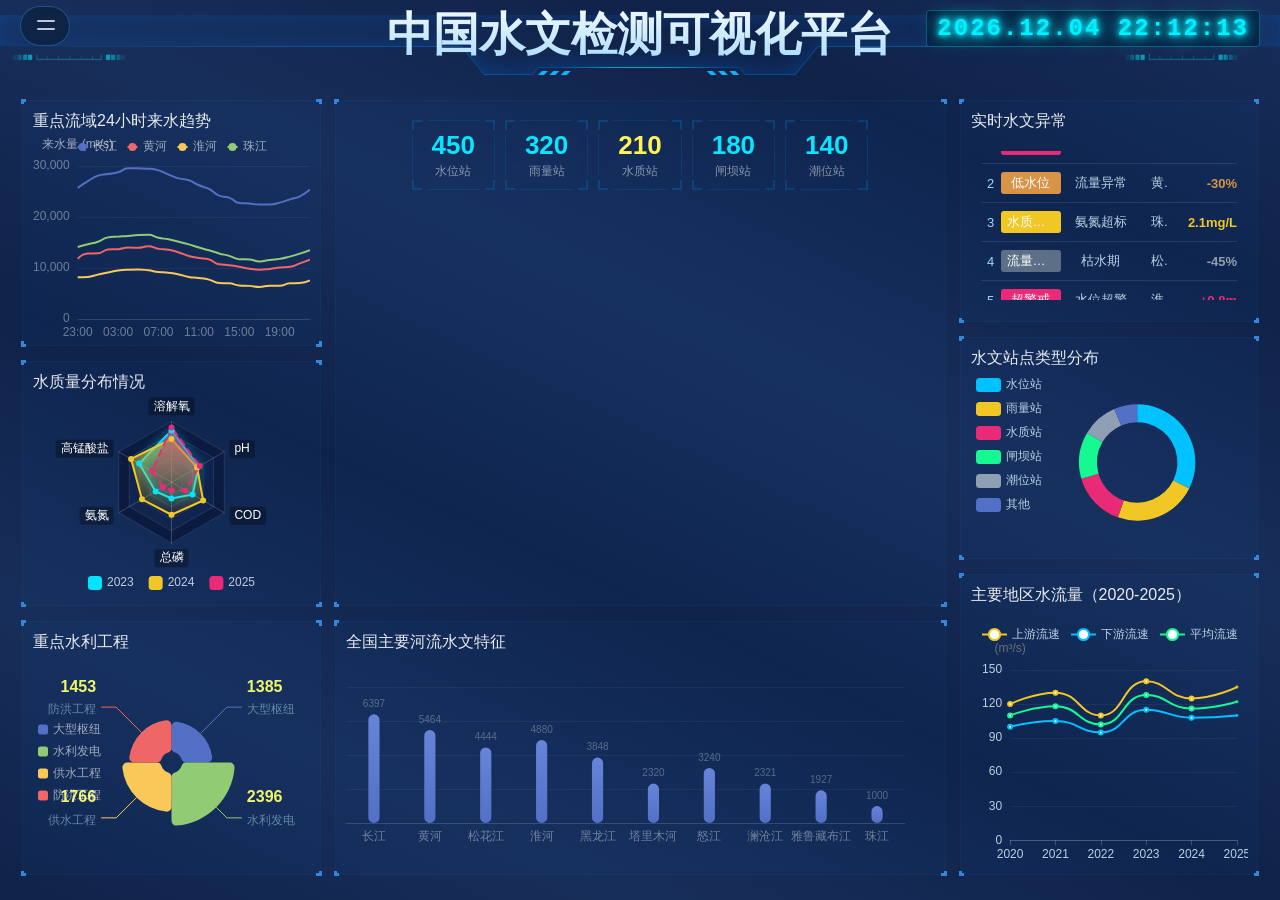
<file: src/main/resources/static/index/index.html>
﻿<!doctype html>
<html>

<head>
    <meta charset="utf-8">
    <meta content="width=device-width, initial-scale=1, maximum-scale=1.2, user-scalable=no" name="viewport">
    <meta http-equiv="X-UA-Compatible" content="IE=edge" />
    <title>中国水文检测可视化平台</title>


    <link rel="stylesheet" href="css/style.css">
</head>
<body>
<!--            <div class="videobg style1">-->
<!--                <video id="video" src="images/2.mp4" style="width: 100%; height:100%;" autoplay=""-->
<!--                       muted="" loop=""></video>-->
<!--            </div>-->

<div class="head">
    <h1>中国水文检测可视化平台</h1>
    <!-- Top-left collapsible nav (horizontal) -->
    <div class="dash-nav" aria-label="Dashboard navigation">
        <input id="dashNavToggle" type="checkbox" />
        <span></span>
        <span></span>

        <ul>
            <li><a href="../waterproject/waterproject.html" data-title="重点水利工程" title="重点水利工程" aria-label="重点水利工程"><span class="nav-icon">🏗️</span><span class="nav-text">重点水利工程</span></a></li>
            <li><a href="../waterlevel/waterlevel.html" data-title="动态水位监测" title="动态水位监测" aria-label="动态水位监测"><span class="nav-icon">🌊</span><span class="nav-text">动态水位监测</span></a></li>
            <li><a href="../prediction/prediction.html" data-title="水质水位预测" title="水质水位预测" aria-label="水质水位预测"><span class="nav-icon">🤖</span><span class="nav-text">水质水位预测</span></a></li>
            <li><a href="../floodcontrol/Flood_Control_And_Drought_Relief.html" data-title="防汛抗旱" title="防汛抗旱" aria-label="防汛抗旱"><span class="nav-icon">🛡️</span><span class="nav-text">防汛抗旱</span></a></li>
        </ul>
    </div>

    <div class="time" id="time">2024.12.12 12:00:00</div>
</div>
<div class="mainbox">
    <div id="map_container"></div>
    <ul class="clearfix" style="height: 100%;">
        <li>
            <div class="boxall " style="height: calc(33% - 15px)">
                <div class="tit01">
                    重点流域24小时来水趋势

                </div>
                <div class="boxnav" id="echarts1"></div>
                <div class="boxfoot"></div>
            </div>
            <div class="boxall " style="height: calc(33% - 15px);">
                <div class="tit01">水质量分布情况</div>
                <div class="boxnav" id="leida"></div>
                <div class="boxfoot"></div>
            </div>
            <div class="boxall " style="height: calc(34% - 15px);">
                <div class="tit01">重点水利工程</div>
                <div class="boxnav" id="echarts3"></div>
                <div class="boxfoot"></div>
            </div>
        </li>
        <li>
            <div class="boxall " style="height: calc(66% - 15px); padding: 0;">
                <div class="boxnav" id="map" style="height: 100%"></div>
                <div class="boxfoot"></div>
            </div>

            <div class="boxall " style="height: calc(34% - 15px);">
                <div class="tit01">全国主要河流水文特征</div>
                <div class="boxnav" id="echarts4"></div>
                <div class="boxfoot"></div>
            </div>
        </li>
        <!-- 右侧（三个水文模块） -->
        <li>
            <!-- 1. 实时水文异常TOP5 -->
            <div class="boxall" style="height: calc(30% - 15px);">
                <div class="tit01">实时水文异常</div>
                <div class="boxnav" style="padding: 15px 10px; overflow: hidden;">
                    <div id="anomaly-scroll" class="anomaly-scroll">
                        <ul class="top5-ul" id="anomaly-list">
                            <!-- 动态填充或静态示例 -->
                            <li>
                                <span>1</span>
                                <span class="badge badge-red">↑超警戒</span>
                                <span>水位超警</span>
                                <span>长江汉口站</span>
                                <span class="text-red">+1.52m</span>
                            </li>
                            <li>
                                <span>2</span>
                                <span class="badge badge-orange">低水位</span>
                                <span>流量异常</span>
                                <span>黄河下游</span>
                                <span class="text-orange">-30%</span>
                            </li>
                            <li>
                                <span>3</span>
                                <span class="badge badge-yellow">水质超标</span>
                                <span>氨氮超标</span>
                                <span>珠江广州段</span>
                                <span class="text-yellow">2.1mg/L</span>
                            </li>
                            <li>
                                <span>4</span>
                                <span class="badge badge-gray">流量异常</span>
                                <span>枯水期</span>
                                <span>松花江哈尔滨</span>
                                <span class="text-gray">-45%</span>
                            </li>
                            <li>
                                <span>5</span>
                                <span class="badge badge-red">↑超警戒</span>
                                <span>水位超警</span>
                                <span>淮河蚌埠</span>
                                <span class="text-red">+0.8m</span>
                            </li>
                        </ul>
                    </div>
                </div>
                <div class="boxfoot"></div>
            </div>

            <!-- 2. 全国水文站点类型分布（高度不变） -->
            <div class="boxall" style="height: calc(30% - 15px);">
                <div class="tit01">水文站点类型分布</div>
                <div class="boxnav" id="huaxing"></div>
                <div class="boxfoot"></div>
            </div>

            <!-- 3. 主要地区水流量（高度增加） -->
            <div class="boxall" style="height: calc(40% - 15px);">
                <div class="tit01">主要地区水流量（2020-2025）</div>
                <div class="boxnav" id="zhexian"></div>
                <div class="boxfoot"></div>
            </div>
        </li>


    </ul>
</div>

<div class="datatime">
    <ul>
        <li class="card">
            <div class="card-arrow">
                <span></span><span></span><span></span><span></span>
            </div>
            <p class="count-waterlevel">0</p><span>水位站</span>
        </li>
        <li class="card">
            <div class="card-arrow">
                <span></span><span></span><span></span><span></span>
            </div>
            <p class="count-rain">0</p><span>雨量站</span>
        </li>
        <li class="card">
            <div class="card-arrow">
                <span></span><span></span><span></span><span></span>
            </div>
            <p class="count-quality">0</p><span>水质站</span>
        </li>
        <li class="card">
            <div class="card-arrow">
                <span></span><span></span><span></span><span></span>
            </div>
            <p class="count-gate">0</p><span>闸坝站</span>
        </li>
        <li class="card">
            <div class="card-arrow">
                <span></span><span></span><span></span><span></span>
            </div>
            <p class="count-tide">0</p><span>潮位站</span>
        </li>
    </ul>
</div>
<script type="text/javascript" src="js/jquery.js"></script>
<script type="text/javascript" src="js/echarts.min.js"></script>
<script type="text/javascript" src="js/jquery.liMarquee.js"></script>
<script src="https://webapi.amap.com/maps?v=2.0&key=acfabaedbc77135c1d7665a5c46faee2&plugin=AMap.DistrictSearch"></script>
<script type="text/javascript" src="js/js.js"></script>
<script>
    var t = null;
    var hs
    var ms
    var ss
    var dd
    t = setTimeout(time, 1000); //開始运行
    function time() {
        clearTimeout(t); //清除定时器
        dt = new Date();
        var y = dt.getFullYear();
        var mt = dt.getMonth() + 1;
        var day = dt.getDate();
        var h = dt.getHours(); //获取时
        var m = dt.getMinutes(); //获取分
        var s = dt.getSeconds(); //获取秒
        var t = null;
        document.getElementById("time").innerHTML = y + "." + Appendzero(mt) + "." + Appendzero(day) + " " + Appendzero(h) + ":" + Appendzero(m) + ":" + Appendzero(s) + "";
        hs = Appendzero(h)
        ms = Appendzero(m)
        ss = Appendzero(s)
        dd = dt.getDate();
        function Appendzero(obj) {
            if (obj < 10) return "0" + "" + obj;
            else return obj;
        }
        t = setTimeout(time, 1000); //设定定时器,循环运行
    }

    // 站点数量由 js/js.js 中 stationTypeData 统一维护，并同步到顶部卡片与“全国水文站点类型分布”模块
    // 实时水文异常：滚动播放（向上滚动）
    $(function () {
        var $box = $('#anomaly-scroll');
        if ($box.length) {
            // 防止重复初始化
            if ($box.hasClass('str_wrap')) {
                try { $box.liMarquee('destroy'); } catch (e) {}
            }
            $box.liMarquee({
                direction: 'up',
                loop: -1,
                scrolldelay: 0,
                scrollamount: 25,
                circular: true,
                drag: true,
                runshort: true,
                hoverstop: true
            });
        }
    });




    var data = [
        { name: "成都", val: "415", longitude: "104.019034", latitude: "30.609582" },
        { name: "东莞", val: "339", longitude: "113.749981", latitude: "23.025519" },
        { name: "杭州", val: "362", longitude: "120.166582", latitude: "30.323511" },
        { name: "厦门", val: "377", longitude: "118.087028", latitude: "24.482183" },
        { name: "深圳", val: "415", longitude: "114.059658", latitude: "21.545662" },
        { name: "沈阳", val: "155", longitude: "123.470974", latitude: "41.682243" },
        { name: "西安", val: "260", longitude: "108.926983", latitude: "34.322" },
        { name: "重庆", val: "195", longitude: "106.54589", latitude: "29.54482" },
        { name: "广州", val: "0", longitude: "113.271429", latitude: "23.135336" },
        { name: "郑州", val: "0", longitude: "113.631416", latitude: "34.75344" },
        { name: "宁波", val: "0", longitude: "121.630844", latitude: "29.866069" },
        { name: "苏州", val: "0", longitude: "120.592412", latitude: "31.303565" },
        { name: "武汉", val: "0", longitude: "114.311586", latitude: "30.598467" },
        { name: "济南", val: "0", longitude: "117.126399", latitude: "36.656554" },
        { name: "福州", val: "0", longitude: "119.30347", latitude: "26.080429" },
        { name: "合肥", val: "0", longitude: "117.233441", latitude: "31.826578" },
        { name: "青岛", val: "0", longitude: "120.389458", latitude: "36.072227" },
        { name: "南京", val: "0", longitude: "118.802422", latitude: "32.064652" },
        { name: "天津", val: "0", longitude: "117.208091", latitude: "39.091103" },
    ]
    //11天数据
    // 来水趋势数据由 renderBasinInflowTrend() 动态生成



    var mychart1 = echarts.init(document.getElementById('echarts1'));
    var mychart2 = echarts.init(document.getElementById('leida'));
    var mychart3 = echarts.init(document.getElementById('echarts3'));
    var mychart4 = echarts.init(document.getElementById('echarts4'));


    // 重点流域 24 小时来水趋势（长江/黄河/淮河/珠江）
    function buildLast24HoursLabels() {
        const labels = [];
        const now = new Date();
        // 对齐到整点
        now.setMinutes(0, 0, 0);
        for (let i = 23; i >= 0; i--) {
            const t = new Date(now.getTime() - i * 60 * 60 * 1000);
            const hh = String(t.getHours()).padStart(2, '0');
            labels.push(hh + ':00');
        }
        return labels;
    }

    // 生成一组“来水量”演示数据（接入真实接口时，用接口返回的 24 点数组替换即可）
    function generateInflowSeries(base, amplitude) {
        const arr = [];
        for (let i = 0; i < 24; i++) {
            const wave = Math.sin((i / 24) * Math.PI * 2) * amplitude;
            const noise = (Math.random() - 0.5) * amplitude * 0.25;
            const v = Math.max(0, Math.round(base + wave + noise));
            arr.push(v);
        }
        return arr;
    }

    function renderBasinInflowTrend() {
        const xData = buildLast24HoursLabels();

        option1.legend.data = ['长江', '黄河', '淮河', '珠江'];
        option1.xAxis.data = xData;

        option1.yAxis.name = '来水量 (m³/s)';
        option1.yAxis.nameTextStyle = { color: 'rgba(255,255,255,.6)' };
        option1.yAxis.axisLabel = { textStyle: { color: 'rgba(255,255,255,.4)', fontSize: 12 } };

        // 演示数据（你接入真实数据后，把下面 4 行替换为接口返回值即可）
        option1.series[0].name = '长江';
        option1.series[0].data = generateInflowSeries(26000, 3500);

        option1.series[1].name = '黄河';
        option1.series[1].data = generateInflowSeries(12000, 2200);

        option1.series[2].name = '淮河';
        option1.series[2].data = generateInflowSeries(8000, 1600);

        option1.series[3].name = '珠江';
        option1.series[3].data = generateInflowSeries(14000, 2600);

        mychart1.setOption(option1);
    }

    renderBasinInflowTrend();
    // 如需定时刷新（演示）：建议 1-5 分钟一次
    // setInterval(renderBasinInflowTrend, 60 * 1000);

    // 水质量分布情况（雷达图）
    var optionLeida = {
        color: ['#00E4FF', '#F0C725', '#E92B77'],
        tooltip: {
            trigger: 'item',
            backgroundColor: 'rgba(12, 26, 63, 0.9)',
            borderColor: '#00E4FF',
            textStyle: { color: '#fff' }
        },
        legend: {
            show: true,
            bottom: 5,
            itemWidth: 14,
            itemHeight: 14,
            itemGap: 15,
            textStyle: { color: '#c1cadf', fontSize: 12 },
            data: ['2023', '2024', '2025']
        },
        radar: {
            radius: '60%',
            center: ['50%', '42%'],
            nameGap: 6,
            indicator: [
                { name: '溶解氧', max: 10 },
                { name: '高锰酸盐', max: 15 },
                { name: '氨氮', max: 5 },
                { name: '总磷', max: 1.5 },
                { name: 'COD', max: 30 },
                { name: 'pH', max: 14 }
            ],
            name: {
                textStyle: {
                    color: '#fff',
                    backgroundColor: 'rgba(0,0,0,0.3)',
                    borderRadius: 3,
                    padding: [3, 5],
                    fontSize: 12
                }
            },
            splitArea: {
                show: true,
                areaStyle: { color: ['rgba(12, 26, 63, 0.9)', 'rgba(12, 26, 63, 0.7)', 'rgba(12, 26, 63, 0.5)', 'rgba(12, 26, 63, 0.3)'] }
            },
            splitLine: { lineStyle: { color: 'rgba(255, 255, 255, 0.1)', width: 1 } },
            axisLine: { lineStyle: { color: 'rgba(255, 255, 255, 0.2)' } }
        },
        series: [{
            name: '水质量分布',
            type: 'radar',
            symbol: 'circle',
            symbolSize: 6,
            data: [
                {
                    value: [8.5, 9.2, 1.5, 0.4, 12, 7.2],
                    name: '2023',
                    areaStyle: {
                        normal: {
                            color: new echarts.graphic.LinearGradient(0, 0, 0, 1, [
                                { offset: 0, color: 'rgba(0, 228, 255, 0.8)' },
                                { offset: 1, color: 'rgba(0, 228, 255, 0.1)' }
                            ])
                        }
                    },
                    lineStyle: { normal: { color: '#00E4FF', width: 2, shadowColor: '#00E4FF', shadowBlur: 10 } }
                },
                {
                    value: [7.1, 11.5, 2.8, 0.8, 18, 6.8],
                    name: '2024',
                    areaStyle: {
                        normal: {
                            color: new echarts.graphic.LinearGradient(0, 0, 0, 1, [
                                { offset: 0, color: 'rgba(240, 199, 37, 0.8)' },
                                { offset: 1, color: 'rgba(240, 199, 37, 0.1)' }
                            ])
                        }
                    },
                    lineStyle: { normal: { color: '#F0C725', width: 2 } }
                },
                {
                    value: [9.0, 5.5, 0.8, 0.2, 8, 7.5],
                    name: '2025',
                    areaStyle: {
                        normal: {
                            color: new echarts.graphic.LinearGradient(0, 0, 0, 1, [
                                { offset: 0, color: 'rgba(233, 43, 119, 0.8)' },
                                { offset: 1, color: 'rgba(233, 43, 119, 0.1)' }
                            ])
                        }
                    },
                    lineStyle: { normal: { color: '#E92B77', width: 2, type: 'dashed' } }
                }
            ]
        }]
    };

    mychart2.setOption(optionLeida);

    // 套餐消费分布

    option2.series[0].data = [
        { value: 1385, name: '大型枢纽' },
        { value: 2396, name: '水利发电' },
        { value: 1766, name: '供水工程' },
        { value: 1453, name: '防洪工程' },
    ]
    mychart3.setOption(option2);

    // 全国主要河流水文特征
    option4.xAxis.data = ["长江", "黄河", "松花江", "淮河", "黑龙江", "塔里木河", "怒江", "澜沧江", "雅鲁藏布江", "珠江"]

    // tooltip 扩展信息
    var riverMeta4 = [
        {
            "流域面积": "180万km²",
            "年径流量": "9776亿m³",
            "年均流量": "30480m³/s",
            "主要支流": "49条"
        },
        {
            "流域面积": "79.5万km²",
            "年径流量": "580亿m³",
            "年均流量": "1840m³/s",
            "主要支流": "220条"
        },
        {
            "流域面积": "55.72万km²",
            "年径流量": "762亿m³",
            "年均流量": "2530m³/s",
            "主要支流": "86条"
        },
        {
            "流域面积": "27万km²",
            "年径流量": "621亿m³",
            "年均流量": "1110m³/s",
            "主要支流": "21条"
        },
        {
            "流域面积": "89.1万km²",
            "年径流量": "3465亿m³",
            "年均流量": "10900m³/s",
            "主要支流": "221条"
        },
        {
            "流域面积": "19.8万km²",
            "年径流量": "205亿m³",
            "年均流量": "650m³/s",
            "主要支流": "144条"
        },
        {
            "流域面积": "13.78万km²",
            "年径流量": "689亿m³",
            "年均流量": "2185m³/s",
            "主要支流": "6条"
        },
        {
            "流域面积": "16.5万km²",
            "年径流量": "740亿m³",
            "年均流量": "2410m³/s",
            "主要支流": "41条"
        },
        {
            "流域面积": "24万km²",
            "年径流量": "1654亿m³",
            "年均流量": "5240m³/s",
            "主要支流": "5条"
        },
        {
            "流域面积": "44.2万km²",
            "年径流量": "3360亿m³",
            "年均流量": "10650m³/s",
            "主要支流": "6条"
        }
    ];

    option4.tooltip = option4.tooltip || {};
    option4.tooltip.formatter = function (params) {
        // params: axis trigger -> array
        var p = params && params[0] ? params[0] : params;
        var idx = (p && p.dataIndex != null) ? p.dataIndex : 0;
        var name = p && p.name != null ? p.name : (option4.xAxis.data[idx] || '');
        var length = (p && p.value != null) ? p.value : '-';
        var info = riverMeta4[idx] || {};
        return name
            + '<br/>长度：' + length+'km'
            + '<br/>流域面积：' + (info['流域面积'] ?? '—')
            + '<br/>年径流量：' + (info['年径流量'] ?? '—')
            + '<br/>年均流量：' + (info['年均流量'] ?? '—')
            + '<br/>主要支流：' + (info['主要支流'] ?? '—');
    };
    option4.series[0].data = [6397, 5464, 4444, 4880, 3848, 2320, 3240, 2321, 1927, 1000]
    mychart4.setOption(option4);

    window.addEventListener("resize", function () {
        mychart1.resize();
        mychart2.resize();
        mychart3.resize();
        mychart4.resize();
    });


    //初始化地图
    var map = new AMap.Map('map', {
        zoom: 4,
        viewMode: '3D',
        pitch: 20,
        mapStyle: "amap://styles/darkblue",
        skyColor: '#151516',
        features: ['bg', 'road', 'point'],
        center: [105.266234, 37.473396],
    });


    // 点击地图（包含点击省份或空白处）时：暂停省份轮播 30 秒
    map.on('click', function () {
        pauseProvinceCarousel(PROVINCE_CAROUSEL_PAUSE);
    });





    // --- 添加 OpenWeatherMap 实时降雨瓦片图层 ---
    var owmApiKey = '363f246a3b84b81cfa755afa1e607e03';  // 和当前页面相同的免费API Key

    var rainLayer = new AMap.TileLayer({
        getTileUrl: function(x, y, z) {
            return 'https://tile.openweathermap.org/map/precipitation/' + z + '/' + x + '/' + y + '.png?appid=' + owmApiKey;
        },
        zIndex: 10,          // 确保在行政区划之上，但低于其他标注
        opacity: 0.4,       // 透明度适中，避免遮挡太多
        tileSize: 256
    });

    // 将降雨图层添加到地图
    rainLayer.setMap(map);

    // --- 添加降雨图例（和当前页面一致） ---
    addRainLegend();

    // 辅助函数：添加降雨图例
    function addRainLegend() {
        var legendHtml = `
        <div class="rain-legend">
            <div class="legend-title">实时降雨量 (mm/h)</div>
            <div class="legend-item"><span style="background:#00bfff"></span> 小雨 (0.1 ~ 2)</div>
            <div class="legend-item"><span style="background:#00ff00"></span> 中雨 (2 ~ 8)</div>
            <div class="legend-item"><span style="background:#ffff00"></span> 大雨 (8 ~ 30)</div>
            <div class="legend-item"><span style="background:#ff8000"></span> 暴雨 (30 ~ 50)</div>
            <div class="legend-item"><span style="background:#ff0000"></span> 大暴雨 (>50)</div>
            <div class="legend-item"><span style="background:transparent"></span> 无雨</div>
        </div>
    `;
        // 避免重复添加
        if ($('#map .rain-legend').length === 0) {
            $('#map').append(legendHtml);  // 注意：这里用你的地图容器 ID，例如 #map
        }
    }




    // ============ Province click -> dashboard refresh (frontend only) ============
    // Store polygons by province adcode so we can highlight the selected province.
    var provincePolygonMap = {};   // { [adcode]: AMap.Polygon[] }
    var selectedProvinceAdcode = null;

    var provinceDefaultStyle = {
        fillOpacity: 0,
        strokeColor: '#0091ea',
        strokeWeight: 1,
        strokeOpacity: 0.6
    };
    var provinceHoverStyle = {
        fillOpacity: 0.4,
        strokeColor: '#ffffff',
        strokeWeight: 2,
        strokeOpacity: 0.9
    };
    var provinceSelectedStyle = {
        fillOpacity: 0.55,
        strokeColor: '#00e1ff',
        strokeWeight: 3,
        strokeOpacity: 1
    };

    function applyStyleToProvince(adcode, styleObj) {
        var list = provincePolygonMap[adcode] || [];
        for (var i = 0; i < list.length; i++) {
            list[i].setOptions(styleObj);
        }
    }

    function selectProvince(adcode, provinceName) {
        if (!adcode) return;

        // reset previous selection
        if (selectedProvinceAdcode && selectedProvinceAdcode !== adcode) {
            applyStyleToProvince(selectedProvinceAdcode, provinceDefaultStyle);
        }

        selectedProvinceAdcode = adcode;
        applyStyleToProvince(adcode, provinceSelectedStyle);

        // Trigger the right-side modules refresh (handled by frontend calling backend API)
        if (window.ProvinceDashboard && typeof window.ProvinceDashboard.loadProvinceData === 'function') {
            window.ProvinceDashboard.loadProvinceData({ adcode: adcode, name: provinceName });
        } else {
            console.warn('ProvinceDashboard.loadProvinceData not found (js/js.js not patched or not loaded).');
        }
    }

    // ================= 省份轮播（边界加载完成后启动） =================
    // 需求：
    // 1) 所有省份边界加载完成后开始轮播
    // 2) 每 3 秒切换到下一个省份（相当于“自动点击”）
    // 3) 鼠标点击（包含点击省份或地图空白处）后暂停轮播 30 秒，再自动恢复
    var provinceCarouselList = [];        // [{adcode, name}]
    var provinceCarouselIndex = 0;
    var provinceCarouselTimer = null;
    var provinceCarouselResumeTimer = null;
    var PROVINCE_CAROUSEL_INTERVAL = 3000;
    var PROVINCE_CAROUSEL_PAUSE = 30000;

    function stopProvinceCarousel() {
        if (provinceCarouselTimer) {
            clearInterval(provinceCarouselTimer);
            provinceCarouselTimer = null;
        }
    }

    function startProvinceCarousel(list) {
        if (!Array.isArray(list) || list.length === 0) return;

        // 去重 + 过滤无效项
        var seen = {};
        provinceCarouselList = list.filter(function (p) {
            if (!p || !p.adcode) return false;
            if (seen[p.adcode]) return false;
            seen[p.adcode] = true;
            return true;
        });

        if (provinceCarouselList.length === 0) return;

        // 若已有选中省份，则从选中位置继续，否则从第一个开始并先选中一次
        if (selectedProvinceAdcode) {
            var idx = provinceCarouselList.findIndex(function (p) { return p.adcode === selectedProvinceAdcode; });
            provinceCarouselIndex = (idx >= 0) ? idx : 0;
        } else {
            provinceCarouselIndex = 0;
            selectProvince(provinceCarouselList[0].adcode, provinceCarouselList[0].name);
        }

        // 重新启动计时器
        stopProvinceCarousel();
        provinceCarouselTimer = setInterval(function () {
            nextProvinceInCarousel();
        }, PROVINCE_CAROUSEL_INTERVAL);
    }

    function nextProvinceInCarousel() {
        if (!provinceCarouselList.length) return;
        provinceCarouselIndex = (provinceCarouselIndex + 1) % provinceCarouselList.length;
        var p = provinceCarouselList[provinceCarouselIndex];
        if (p && p.adcode) selectProvince(p.adcode, p.name);
    }

    function pauseProvinceCarousel(ms) {
        var pauseMs = (typeof ms === 'number' && ms >= 0) ? ms : PROVINCE_CAROUSEL_PAUSE;

        stopProvinceCarousel();

        // 重新计时（多次点击会延长暂停时间）
        if (provinceCarouselResumeTimer) {
            clearTimeout(provinceCarouselResumeTimer);
            provinceCarouselResumeTimer = null;
        }

        provinceCarouselResumeTimer = setTimeout(function () {
            startProvinceCarousel(provinceCarouselList);
        }, pauseMs);
    }

    // 用户“主动点击”省份：选中 + 暂停 30 秒，并把轮播指针同步到该省
    function userSelectProvince(adcode, name) {
        if (!adcode) return;

        // 同步轮播指针（避免暂停结束后跳到意料之外的省）
        if (provinceCarouselList && provinceCarouselList.length) {
            var idx = provinceCarouselList.findIndex(function (p) { return p.adcode === adcode; });
            if (idx >= 0) provinceCarouselIndex = idx;
        }

        selectProvince(adcode, name);
        pauseProvinceCarousel(PROVINCE_CAROUSEL_PAUSE);
    }
    // ============================================================================
    // ============================================================================

    // 1. 初始化行政区查询对象（保持不变）
    var districtSearch = new AMap.DistrictSearch({
        subdistrict: 1,  // 返回下一级行政区
        extensions: 'all',
        level: 'country'
    });

    // 2. 查询中国，获取所有省份
    districtSearch.search('中华人民共和国', function(status, result) {
        if (status === 'complete') {
            var provinces = result.districtList[0].districtList || [];
            console.log('总共获取到 ' + provinces.length + ' 个省级行政区');

            var index = 0;

            // 记录“成功绘制边界”的省份（用于边界全部加载完成后启动轮播）
            var loadedProvinces = [];     // [{ adcode, name }]
            var loadedAdcodeSet = {};     // { [adcode]: true }

            function loadNextProvince() {
                if (index >= provinces.length) {
                    console.log('所有省份加载完成（成功 ' + loadedProvinces.length + ' / ' + provinces.length + '）');

                    // ✅ 所有省份边界加载完成后，启动省份轮播（每 3 秒切换）
                    startProvinceCarousel(loadedProvinces);
                    return;
                }

                var provinceName = provinces[index].name;
                console.log('正在加载：' + provinceName + ' (' + (index + 1) + '/' + provinces.length + ')');

                drawProvince(provinceName, function (success, adcode) {
                    if (success && adcode && !loadedAdcodeSet[adcode]) {
                        loadedAdcodeSet[adcode] = true;
                        loadedProvinces.push({ adcode: adcode, name: provinceName });
                    }

                    index++;
                    // 每加载完一个，等待 200ms ~ 600ms 再请求下一个（避免限流）
                    setTimeout(loadNextProvince, success ? 200 : 600); // 失败时等更久
                });
            }

            // 开始加载
            loadNextProvince();
        } else {
            console.error('获取全国省份列表失败', status, result);
        }
    });

    // 3. 绘制单个省份（增加错误处理和回调）
    function drawProvince(provinceName, callback) {
        var provSearch = new AMap.DistrictSearch({
            subdistrict: 0,
            extensions: 'all',
            level: 'province'
        });

        provSearch.search(provinceName, function (status, result) {
            var success = false;
            var provinceAdcode = '';

            if (status === 'complete' && result.districtList && result.districtList.length > 0) {
                var district0 = result.districtList[0] || {};
                var bounds = district0.boundaries;
                provinceAdcode = district0.adcode ? district0.adcode : '';
                if (bounds && bounds.length > 0) {
                    for (var i = 0; i < bounds.length; i++) {
                        var adcode = provinceAdcode;
                        var polygon = new AMap.Polygon({
                            strokeWeight: 1,
                            path: bounds[i],
                            fillOpacity: 0,
                            fillColor: '#00e1ff',
                            strokeColor: '#0091ea',
                            strokeOpacity: 0.6,
                            bubble: true,
                            cursor: 'pointer'
                        });

                        // attach province identity for click + hover logic
                        polygon.setExtData({adcode: adcode, name: provinceName});

                        // cache polygons of the same province
                        if (!provincePolygonMap[adcode]) provincePolygonMap[adcode] = [];
                        provincePolygonMap[adcode].push(polygon);

                        // 鼠标悬停发光效果（若已选中，则保持选中高亮）
                        polygon.on('mouseover', function (e) {
                            var ext = e.target.getExtData() || {};
                            if (ext.adcode && ext.adcode === selectedProvinceAdcode) {
                                e.target.setOptions(provinceSelectedStyle);
                            } else {
                                e.target.setOptions(provinceHoverStyle);
                            }
                        });

                        polygon.on('mouseout', function (e) {
                            var ext = e.target.getExtData() || {};
                            if (ext.adcode && ext.adcode === selectedProvinceAdcode) {
                                e.target.setOptions(provinceSelectedStyle);
                            } else {
                                e.target.setOptions(provinceDefaultStyle);
                            }
                        });

                        // 点击：选中省份 + 通知右侧模块刷新
                        polygon.on('click', function (e) {
                            var ext = e.target.getExtData() || {};
                            userSelectProvince(ext.adcode, ext.name);
                        });

                        map.add(polygon);
                    }
                    success = true;
                    console.log(provinceName + ' 加载成功');
                }
            } else {
                console.warn(provinceName + ' 加载失败:', status, result);
            }

            // 无论成功与否都执行回调
            if (callback) {
                callback(success, provinceAdcode);
            }
        });
    }




</script>
</body>

</html>
</file>
<file: src/main/resources/static/index/css/style.css>
@charset "utf-8";
*{
	-webkit-box-sizing: border-box;
	-moz-box-sizing: border-box;
	box-sizing: border-box}
*,body{padding:0px;	margin:0px; }
body{ background: linear-gradient(25deg, #0f2249,#182e5a 20%,#0f2249 40%,#182e5a 60%,#0f2249 80%,#182e5a 100%);color:#fff; font-family:"PingFang SC","Lantinghei SC","Microsoft YaHei","HanHei SC","Helvetica Neue","Open Sans",Arial,"Hiragino Sans GB","微软雅黑",STHeiti,"WenQuanYi Micro Hei",SimSun,sans-serif; }
li{ list-style-type:none;}
i{ margin:0px; padding:0px; text-indent:0px;}
img{ border:none; max-width: 100%;}
a{ text-decoration:none; color:#399bff;}
a.active,a:focus{ outline:none!important; text-decoration:none;}
ol,ul,p,h1,h2,h3,h4,h5,h6{ padding:0; margin:0}
a:hover{ color:#06c; text-decoration: none!important}
i,em{font-style: normal;}

.clearfix:after, .clearfix:before {
	display: table;
	content: " "
}
 .clearfix:after {
	clear: both
}
.pulll_left{float:left;}
.pulll_right{float:right;}
/*谷哥滚动条样式*/
  ::-webkit-scrollbar {width:10px;height:5px;position:absolute}
  ::-webkit-scrollbar-thumb {background-color:#5bc0de; border-radius: 10px;}
  ::-webkit-scrollbar-track {background-color:transparent}

html,body {	width: 100%;height: 100%;margin: 0;	padding: 0;  overflow: hidden}
.videobg{ position: fixed;; width: 100%; height: 100%; left: 0; top: 0;
background: #000;background:-webkit-radial-gradient(50% 10%,farthest-corner, #09152a 0%, #09152a 50%,#090d1b,#000);}
.videobg video{ object-fit: cover; filter:blur(2px); opacity: .05;filter: progid:DXImageTransform.Microsoft.Blur(PixelRadius='5'); position: relative; }

.time {
    position: absolute;
    right: 20px;
    top: 10px;
    font-family: "Courier New", Consolas, monospace; /* 等宽字体更科技 */
    font-size: 24px;                /* 保持原有大小感 */
    font-weight: bold;
    color: #00f0ff;                 /* 青色主调 */
    text-shadow:
        0 0 5px #00f0ff,
        0 0 10px #00f0ff,
        0 0 20px #00f0ff,
        0 0 30px #00f0ff80;         /* 强烈霓虹辉光 */
    letter-spacing: 2px;            /* 字符间距更科幻 */
    padding: 4px 10px;
    border: 1px solid rgba(0, 240, 255, 0.3);
    border-radius: 4px;
    background: rgba(0, 20, 40, 0.6); /* 半透明深蓝底 */
    backdrop-filter: blur(4px);     /* 磨砂玻璃效果（现代浏览器支持） */
    animation: neonPulse 2.5s infinite alternate;
}

/* 呼吸辉光动画 */
@keyframes neonPulse {
    from {
        text-shadow:
            0 0 5px #00f0ff,
            0 0 10px #00f0ff,
            0 0 20px #00f0ff,
            0 0 30px #00f0ff80;
        box-shadow: 0 0 10px rgba(0, 240, 255, 0.4);
    }
    to {
        text-shadow:
            0 0 10px #00f0ff,
            0 0 20px #00f0ff,
            0 0 40px #00f0ff,
            0 0 60px #00f0ffaa;
        box-shadow: 0 0 20px rgba(0, 240, 255, 0.7);
    }
}
.head{ height:90px;  background: url(../images/title.png) no-repeat center center; background-size: 100% auto; position: relative; z-index: 12;}
.head h1{ color:#f6fbff; text-align: center; font-size: 46px; line-height:70px;  font-family: "Microsoft YaHei";display: flex; justify-content: center; align-items: center;
	background: linear-gradient(180deg,#fdfeff, #9fd8ff);background-size: cover;-webkit-background-clip: text;background-clip: text;-webkit-text-fill-color: transparent;text-fill-color: transparent;}
.head  span{ color:#a1d8ff; letter-spacing: 5px; font-weight: bold; text-align: center; font-size: 18px; position: absolute; width: 100%; left: 0; bottom: -8px; line-height: 1;}
.head img{ width: 50px; margin-right: 10px ;}
html,body{height: 100%;}
.mainbox{ height:calc(100% - 90px); padding: 10px;}
.mainbox>ul{ height: 100%; padding: 0 5px;}
.mainbox>ul>li{ float: left; padding: 0 7px;height: 100%;}
.mainbox>ul>li:nth-child(1){ width: 25%}
.mainbox>ul>li:nth-child(2){ width: 50%}
.mainbox>ul>li:nth-child(3){ width: 25%}

.boxall{ border: 1px solid rgba(52, 152, 218, 0.05); background: rgba(0, 104, 190, 0.05); padding:5px 10px 10px 10px; position: relative; margin-bottom: 15px; z-index: 12;}
.boxall:before,
.boxall:after{ position:absolute; width: .15rem; height: .15rem; content: "";  border-top: 3px solid #3486da; top: -2px;}
.boxall:before,.boxfoot:before{border-left: 3px solid #3486da;left:-2px;}
.boxall:after,.boxfoot:after{border-right: 3px solid #3486da; right: -2px;}

.boxnav { height: calc(100% - 26px);}
.boxfoot{ position:absolute; bottom: 0; width: 100%; left:0;}
.boxfoot:before,
.boxfoot:after{ position:absolute; width: .15rem; height: .15rem;  content: "";border-bottom:3px solid #3486da; bottom:-2px;}

.tit01{
	/* background: linear-gradient(to right,rgba(48,82,174,0),rgba(48,82,174, 0.1),rgba(48,82,174,0));  */
	color: rgba(255,255,255,.9); font-size:16px; padding: 0 ; line-height: 30px;position: relative; z-index: 12; display: flex; justify-content: space-between;}
/*
 .tabs{ display: flex; }
 .tabs a{ display: flex; color: rgba(255,255,255,.55); font-size: 12px; margin-left: 10px; border-bottom: 1px solid transparent;}
 .tabs a.active{color: #38b3ff;  border-bottom: 1px solid #38b3ff;} */

 .titright{position: relative; }
.titright span{ font-size: 14px;color: rgba(255,255,255,.6); }
.titright div{  position: absolute;  background: #000; display: none; width: 150%; right: 0; border-radius: 5px;  padding: 10px;}
/* .titright:hover div{ display: block!important;} */
.titright div ul{ display: flex; flex-wrap: wrap;}
.titright div li{ cursor: pointer; border-bottom: 1px solid rgba(255,255,255,.1); font-size: 13px; width: 50%; text-align: center;}
.titright div li.active{ color: #399bff;}
 .map{ height: 100%;  position: relative;}

@media (max-width: 990px){
}
.markers span::after,
.markers span::before{ position: absolute;  content: "";background: rgba(0, 162, 255, 0.5); border-radius: 100px; transform: scale(0);opacity: 0;}

/* .markers::before {
    position: absolute;
    width: 10px;
    height: 10px;
    background: rgb(0, 162, 255);
    transform: rotate(45deg);
    content: "";
    bottom: -3px;
    left: calc(50% - 5px);
} */

.markers i{  font-size: 12px; font-style: normal;white-space: nowrap; position: relative; z-index: 100;}
.markers i:nth-child(2){ color: #fff;  font-size: 18px; line-height: 1; padding-bottom: 4px;;}
.markers span{ border-radius: 100px; width: 48px; height: 48px;  display: flex; flex-direction: column; justify-content: center; align-items: center; margin: 0 auto;
	background: rgb(0, 162, 255);  position: relative;
}
.markers2{ pointer-events: none;}
.markers2 span{ width: 14px; height: 14px; background: none; border: 7px solid rgba(0, 153, 255, 0.75); pointer-events: none;}
.markers.active span::after{ width: 300%; height: 300%;animation: fadein 2s  infinite linear; }
.markers.active span::before{width:300%; height:300%;animation: fadein 2s 1s infinite linear;}
@keyframes fadein {
	0%{transform: scale(.33); opacity: 0;}
	50%{transform: scale(.66); opacity: 1;}
	100%{transform: scale(1); opacity: 0;}
   }
   .amap-logo,.amap-copyright{ display: none!important;}

   .datatime{ position: absolute; text-align: center; width: 50%; top: 120px; left: 25%; z-index: 1000; pointer-events: none;}
.datatime>p{ padding: 10px 0 0 0;}
.datatime ul { display: flex; justify-content: center;}

.datatime ul li{ padding: 10px 20px; margin: 0 5px;}
.datatime ul li span{ opacity: .5; font-size: 12px;}
.datatime ul li p{ font-size: 26px; font-family: Arial, Helvetica, sans-serif; font-weight: bold; color: #07e5ff;}
.datatime ul li:nth-child(3) p{ color: #fff453;}

:root {
	--bs-border-color: rgba(0, 134, 237, 0.5);
}
.card { margin-top: 15px;
	backdrop-filter: blur(3px);
	position: relative;
	border: none;
 }


 .card:after, .card:before {
	content: "";
	position: absolute;
 }
 .card:not(.border-0):before {
	left: 15px;
	right: 15px;
	top: 0;
	bottom: 0;
	border-top: 1px solid var(--bs-border-color);
	border-bottom: 1px solid var(--bs-border-color);
	opacity: .35; pointer-events: none;
 }
 .card:not(.border-0):after {
	top: 15px;
	bottom: 15px;
	left: 0;
	right: 0;
	opacity: .35;
	pointer-events: none;
	border-left: 1px solid var(--bs-border-color);
	border-right: 1px solid var(--bs-border-color);
 }

 .card .card-arrow {
	pointer-events: none;
	position: absolute;
	top: 0;
	left: 0;
	right: 0;
	bottom: 0;
 }
 .card .card-arrow span{ width: 10px; height: 10px; position: absolute;}
 .card .card-arrow span:nth-child(1){ left: 0; top: 0; border-left: 2px solid var(--bs-border-color); border-top: 2px solid var(--bs-border-color);}
 .card .card-arrow span:nth-child(2){ right: 0; top: 0; border-right: 2px solid var(--bs-border-color); border-top: 2px solid var(--bs-border-color);}
 .card .card-arrow span:nth-child(3){ left: 0; bottom: 0; border-left: 2px solid var(--bs-border-color); border-bottom: 2px solid var(--bs-border-color);}
 .card .card-arrow span:nth-child(4){ right: 0; bottom: 0; border-right: 2px solid var(--bs-border-color); border-bottom: 2px solid var(--bs-border-color);}

 .citylist{ overflow-y: scroll; margin-right: -10px; padding-right: 10px; display: none;}
 /* .citylist ul{display: none;}
 .citylist ul:first-child{display: block;} */
 .citylist li{ padding: 10px 0;}
 .citylist li p{ color: rgba(255,255,255,.8); font-size: 15px;}
 .citylist li span{font-size: 12px; opacity: .3;}
 .citylist li:nth-child(odd){ background: linear-gradient(to right,rgba(255,255,255,0),rgba(94, 182, 255, 0.05),rgba(255,255,255,0));}


/*Plugin CSS*/
.str_wrap {
	overflow:hidden;
	width:100%;
	position:relative;
	-moz-user-select: none;
	-khtml-user-select: none;
	user-select: none;
	white-space:nowrap;
}


.str_move {
	white-space:nowrap;
	position:absolute;
	top:0;
	left:0;
	cursor:move;
}
.str_move_clone {
	display:inline-block;
	vertical-align:top;
	position:absolute;
	left:100%;
	top:0;
}
.str_vertical .str_move_clone {
	left:0;
	top:100%;
}
.str_down .str_move_clone {
	left:0;
	bottom:100%;
}
.str_vertical .str_move,
.str_down .str_move {
	white-space:normal;
	width:100%;
}
.str_static .str_move,
.no_drag .str_move,
.noStop .str_move{
	cursor:inherit;
}
.str_wrap img {
	max-width:none !important;
}

.payment-time{
	padding-right: 10px;
}
/* 实时异常TOP5 样式 */
.top5-ul {
    list-style: none;
    padding: 0;
    margin: 0;
    font-size: 13px;
    color: #bad0e2;
}

.top5-ul li {
    display: flex;
    align-items: center;
    padding: 8px 0;
    border-bottom: 1px solid rgba(255,255,255,0.1);
    /* transition: background 0.3s; */
}

.top5-ul li:hover {
    background: rgba(94, 182, 255, 0.1);
}

.top5-ul li span {
    white-space: nowrap;
    overflow: hidden;
    text-overflow: ellipsis;
}

.top5-ul li span:nth-child(1) { width: 20px; text-align: center; color: #a1d8ff; }
.top5-ul li span:nth-child(2) { width: 60px; text-align: center; padding: 2px 6px; border-radius: 3px; color: #fff; }
.top5-ul li span:nth-child(3) { width: 80px; text-align: center; }
.top5-ul li span:nth-child(4) { flex: 1; padding: 0 10px; }
.top5-ul li span:nth-child(5) { width: 70px; text-align: right; font-weight: bold; }

/* 颜色类 */
.badge-red    { background: #e92b77; }
.badge-orange { background: #d89346; }
.badge-yellow { background: #f0c725; color: #333; }
.badge-gray   { background: #5c6f87; }
.text-red     { color: #e92b77; }
.text-orange  { color: #d89346; }
.text-yellow  { color: #f0c725; }
.text-gray    { color: #8fa0b5; }




/* 实时水文异常：滚动容器 */
.anomaly-scroll{height: 100%; overflow: hidden;}



/* 降雨图例样式 */
.rain-legend {
    position: absolute;
    bottom: 20px;
    right: 20px;
    background: rgba(13, 32, 60, 0.8);
    border: 1px solid #1c5ab3;
    padding: 10px;
    border-radius: 4px;
    color: #fff;
    font-size: 12px;
    z-index: 999; /* 确保在地图之上 */
    box-shadow: 0 0 10px rgba(0,0,0,0.5);
}

.legend-title {
    font-weight: bold;
    margin-bottom: 5px;
    color: #00c2ff;
    text-align: center;
}

.legend-item {
    display: flex;
    align-items: center;
    margin-bottom: 3px;
    line-height: 16px;
}

.legend-item span {
    display: inline-block;
    width: 30px;
    height: 12px;
    margin-right: 8px;
    border-radius: 2px;
}

/* ================================
   Left-top Horizontal Collapsible Navbar (Dashboard)
   ================================ */
.dash-nav{
  position: absolute;
  left: 20px;
  top: 6px;            /* 与 .time 的 top:10px 对齐 */
  z-index: 30;

  display: flex;
  align-items: center;
  justify-content: center;

  padding: 5px 10px;
  border-radius: 50px;
  background: rgba(13, 32, 60, 0.75);
  border: 1px solid rgba(52, 134, 218, 0.45);
  backdrop-filter: blur(6px);
}

/* 点击区域：透明 checkbox（沿用模版思路） */
.dash-nav input{
  width: 28px;
  height: 28px;
  cursor: pointer;
  opacity: 0;
}

/* 汉堡线条（两条 span） */
.dash-nav span{
  position: absolute;
  left: 16px;
  top: calc(50% - 6px);
  width: 18px;
  height: 2px;
  border-radius: 15px;
  background: rgba(255,255,255,0.75);
  pointer-events: none;
  transition: transform 0.3s ease-in-out, top 0.3s ease-in-out 0.3s;
}
.dash-nav span:nth-child(3){
  top: calc(50% + 2px);
}

/* 关键：横向伸缩（ul 宽度从 0 展开到固定宽度） */
.dash-nav ul{
  display: flex;
  align-items: center;
  justify-content: flex-start;
  gap: 0;
  padding: 0;

  width: 0;                 /* 收起时宽度为 0 */
  overflow: hidden;
  white-space: nowrap;
  transition: width 0.5s;
}

.dash-nav ul li{
  list-style: none;
  margin: 0;
}
.dash-nav ul li a{
  text-decoration: none;
  display: flex;
  align-items: center;
  justify-content: center;
  width: 28px;
  height: 28px;
  font-size: 18px;
  font-weight: 700;
  color: rgba(255,255,255,0.85);
  position: relative;
  line-height: 1;

  transition: transform 260ms cubic-bezier(.2,.8,.2,1), filter 260ms cubic-bezier(.2,.8,.2,1);
  will-change: transform;
}

/* 展开后只显示图标，名称用于悬浮提示 */
.dash-nav ul li a .nav-text{ display: none; }
.dash-nav ul li a .nav-icon{ display: inline-flex; align-items: center; justify-content: center; }

/* 悬浮显示页面名称（展开时把 ul 的 overflow 打开，避免被截断） */
.dash-nav ul li a[data-title]:hover::after{
  content: attr(data-title);
  position: absolute;
  top: calc(100% + 8px);
  left: 50%;
  transform: translateX(-50%);
  padding: 4px 8px;
  border-radius: 8px;
  background: rgba(13, 32, 60, 0.92);
  border: 1px solid rgba(52, 134, 218, 0.45);
  font-size: 12px;
  color: rgba(255,255,255,0.92);
  white-space: nowrap;
  z-index: 9999;
  pointer-events: none;
  box-shadow: 0 0 10px rgba(0,0,0,0.35);
}
.dash-nav ul li a[data-title]:hover::before{
  content: "";
  position: absolute;
  top: calc(100% + 2px);
  left: 50%;
  transform: translateX(-50%);
  width: 0;
  height: 0;
  border-left: 6px solid transparent;
  border-right: 6px solid transparent;
  border-bottom: 6px solid rgba(52, 134, 218, 0.45);
  z-index: 10000;
  pointer-events: none;
}

/* 修复：原有 .dash-nav span 样式会影响导航图标的 <span>，导致出现白色横杠 */
.dash-nav ul li a .nav-icon,
.dash-nav ul li a .nav-text{
  position: static;
  left: auto;
  top: auto;
  width: auto;
  height: auto;
  background: none;
  transform: none;
  transition: none;
}
.dash-nav ul li a:hover{
  color: #07e5ff;
}

/* 展开宽度：按 4 个按钮给到更合适的宽度（可再调） */
.dash-nav input:checked ~ ul{
  width: 220px;
  overflow: visible;
  justify-content: space-between;
  padding: 0 12px;
}

/* 展开后：汉堡变 X（沿用你模版的动画逻辑） */
.dash-nav input:checked ~ span:nth-child(2){
  top: calc(50% - 1px);
  transform: rotate(-45deg);
  background: #07e5ff;
  transition: top 0.3s ease-in-out, transform 0.3s ease-in-out 0.3s;
}
.dash-nav input:checked ~ span:nth-child(3){
  top: calc(50% - 1px);
  transform: rotate(45deg);
  background: #07e5ff;
  transition: top 0.3s ease-in-out, transform 0.3s ease-in-out 0.3s;
}

/* 窄屏兜底：避免撑爆 */
@media (max-width: 1200px){
  .dash-nav input:checked ~ ul{ width: 180px; }
  .dash-nav ul li a{ font-size: 14px; }
}


/* Q弹交互动效：鼠标覆盖/离开时有弹性反馈 */
.dash-nav ul li a:hover{
  transform: translateY(-2px) scale(1.12);
  filter: drop-shadow(0 6px 10px rgba(0,0,0,0.35));
}
.dash-nav ul li a:active{
  transform: translateY(0) scale(0.96);
  filter: drop-shadow(0 2px 6px rgba(0,0,0,0.25));
}
.dash-nav ul li a:focus-visible{
  outline: 2px solid rgba(52, 134, 218, 0.65);
  outline-offset: 2px;
  border-radius: 10px;
}

.dash-nav ul li a:hover .nav-icon{
  animation: navPop 420ms cubic-bezier(.2,.8,.2,1);
}

@keyframes navPop{
  0%   { transform: scale(1); }
  35%  { transform: scale(1.35); }
  65%  { transform: scale(0.95); }
  100% { transform: scale(1.12); }
}

/* 无动画偏好：尊重系统设置 */
@media (prefers-reduced-motion: reduce){
  .dash-nav ul li a{ transition: none !important; }
  .dash-nav ul li a:hover{ transform: none !important; filter: none !important; }
  .dash-nav ul li a:hover .nav-icon{ animation: none !important; }
}
</file>
